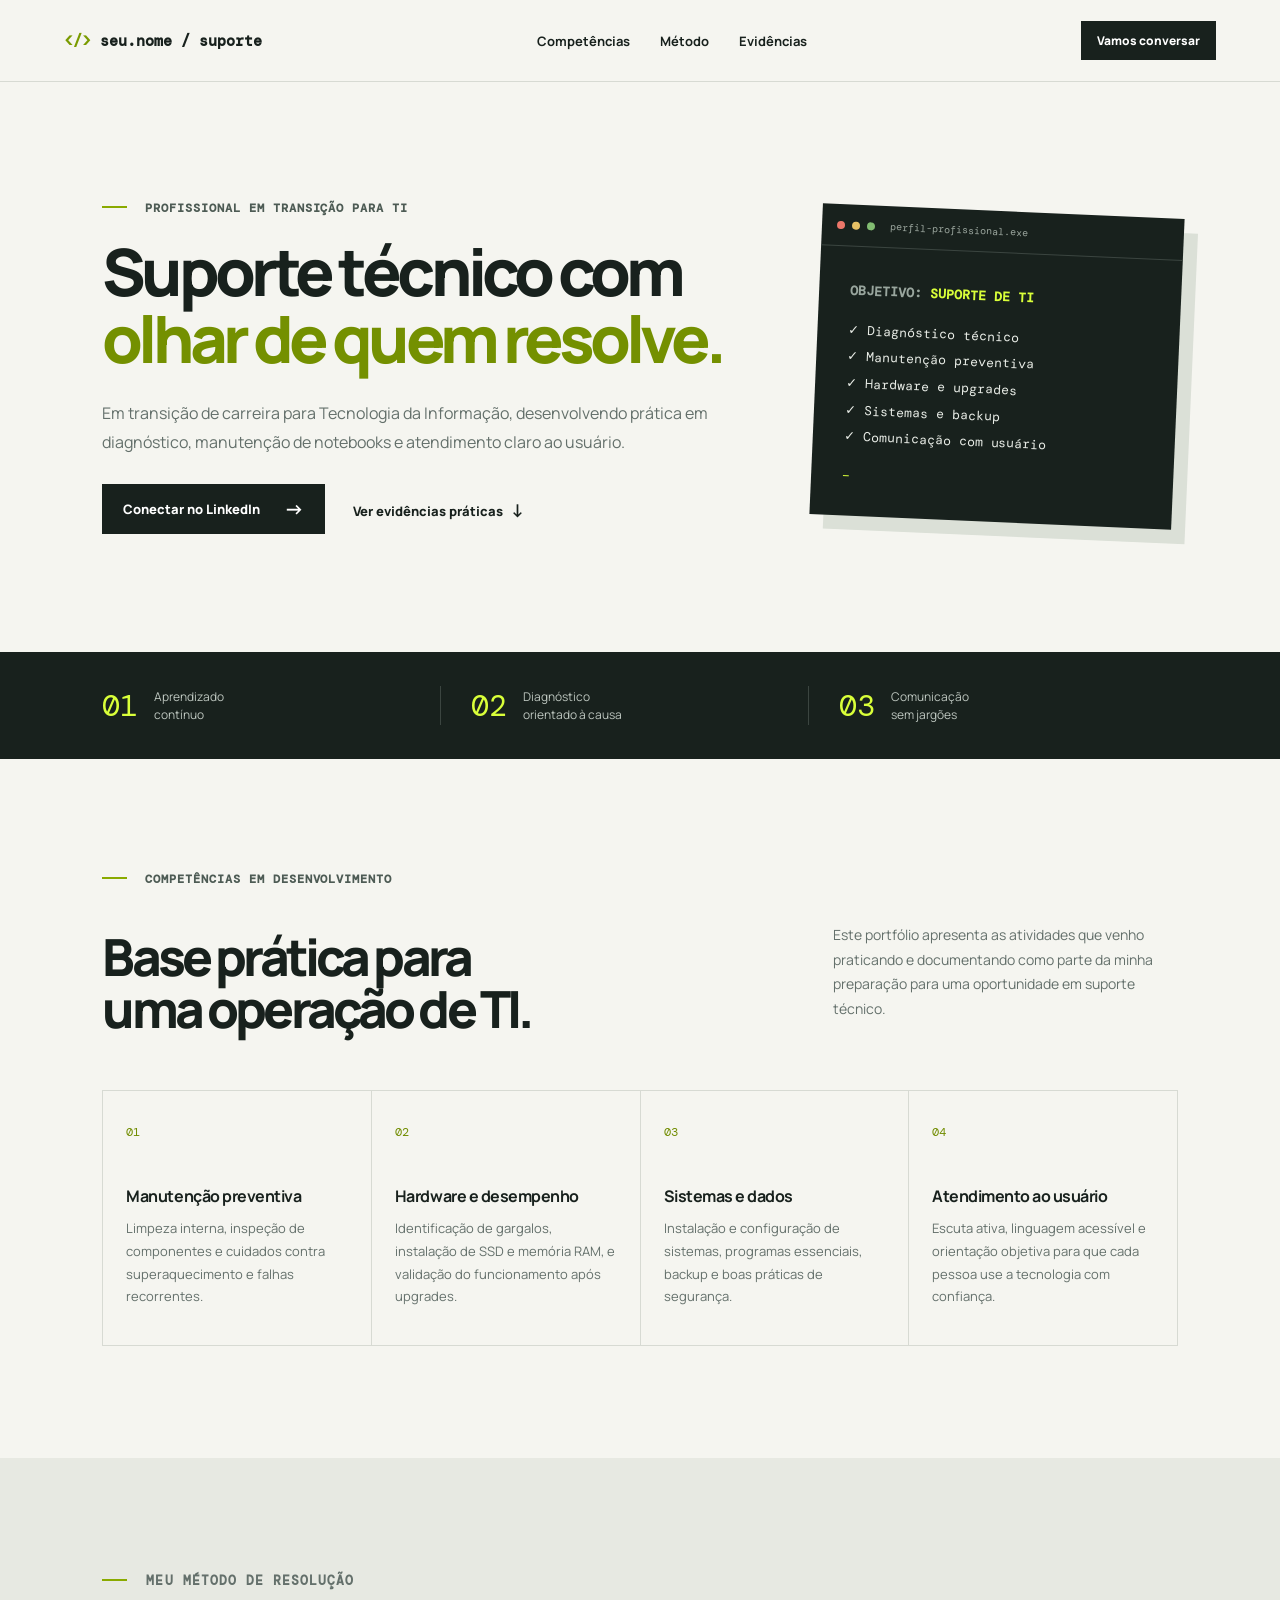
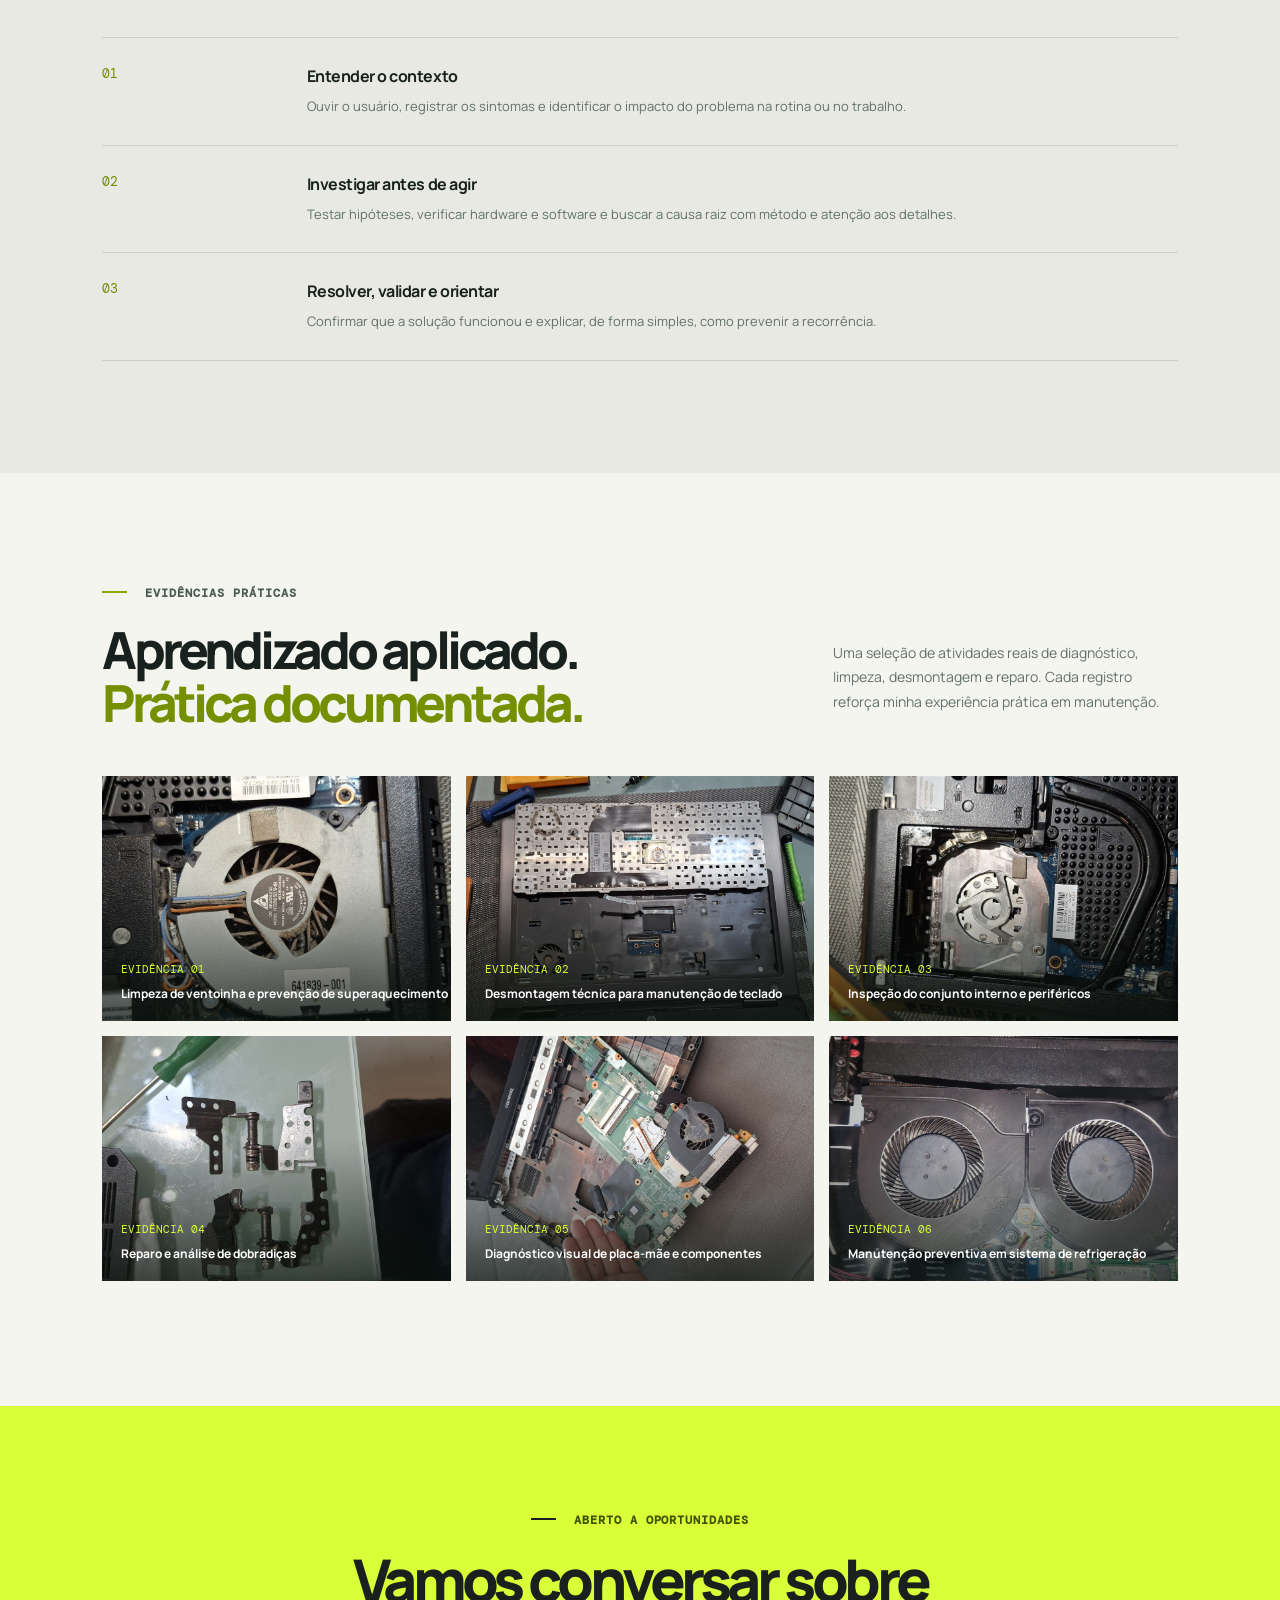
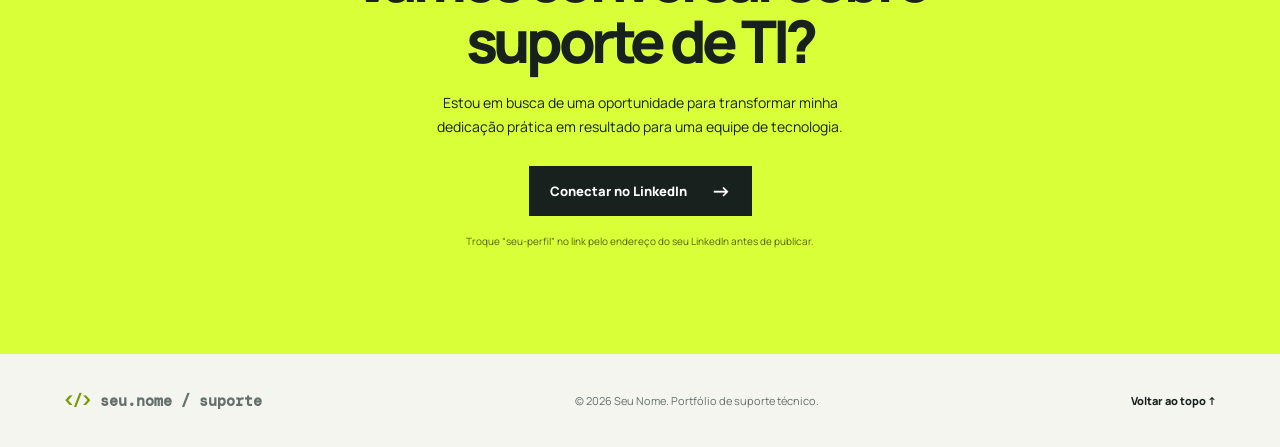
<file: index.html>
<!doctype html>
<html lang="pt-BR">
  <head>
    <meta charset="UTF-8" />
    <meta name="viewport" content="width=device-width, initial-scale=1.0" />
    <meta name="description" content="Portfólio profissional de suporte técnico: diagnóstico, manutenção de notebooks e atendimento ao usuário." />
    <title>Seu Nome | Portfólio de Suporte Técnico</title>
    <link rel="preconnect" href="https://fonts.googleapis.com" />
    <link rel="preconnect" href="https://fonts.gstatic.com" crossorigin />
    <link href="https://fonts.googleapis.com/css2?family=DM+Mono&family=Manrope:wght@400;500;600;700;800&display=swap" rel="stylesheet" />
    <link rel="stylesheet" href="style.css" />
    <link rel="stylesheet" href="gallery.css" />
  </head>
  <body>
    <header class="topbar">
      <a class="brand" href="#inicio"><span>&lt;/&gt;</span> seu.nome / suporte</a>
      <nav aria-label="Navegação principal">
        <a href="#competencias">Competências</a>
        <a href="#metodo">Método</a>
        <a href="#projetos">Evidências</a>
      </nav>
      <a class="button button-small" href="#contato">Vamos conversar</a>
    </header>

    <main>
      <section class="hero" id="inicio">
        <div class="hero-copy">
          <p class="eyebrow"><span></span> PROFISSIONAL EM TRANSIÇÃO PARA TI</p>
          <h1>Suporte técnico com<br /><em>olhar de quem resolve.</em></h1>
          <p class="lead">Em transição de carreira para Tecnologia da Informação, desenvolvendo prática em diagnóstico, manutenção de notebooks e atendimento claro ao usuário.</p>
          <div class="actions">
            <a class="button" href="#contato">Conectar no LinkedIn <b>→</b></a>
            <a class="text-link" href="#projetos">Ver evidências práticas <b>↓</b></a>
          </div>
        </div>
        <aside class="terminal-card" aria-label="Resumo de serviços">
          <div class="terminal-top"><i></i><i></i><i></i><span>perfil-profissional.exe</span></div>
          <div class="terminal-content">
            <p><b>OBJETIVO:</b> <strong>SUPORTE DE TI</strong></p>
            <p>✓ Diagnóstico técnico</p>
            <p>✓ Manutenção preventiva</p>
            <p>✓ Hardware e upgrades</p>
            <p>✓ Sistemas e backup</p>
            <p>✓ Comunicação com usuário</p>
            <div class="cursor">_</div>
          </div>
        </aside>
      </section>

      <section class="numbers" aria-label="Destaques profissionais">
        <div><strong>01</strong><span>Aprendizado<br />contínuo</span></div>
        <div><strong>02</strong><span>Diagnóstico<br />orientado à causa</span></div>
        <div><strong>03</strong><span>Comunicação<br />sem jargões</span></div>
      </section>

      <section class="section" id="competencias">
        <p class="eyebrow"><span></span> COMPETÊNCIAS EM DESENVOLVIMENTO</p>
        <div class="section-heading"><h2>Base prática para<br />uma operação de TI.</h2><p>Este portfólio apresenta as atividades que venho praticando e documentando como parte da minha preparação para uma oportunidade em suporte técnico.</p></div>
        <div class="service-grid">
          <article><span class="icon">01</span><h3>Manutenção preventiva</h3><p>Limpeza interna, inspeção de componentes e cuidados contra superaquecimento e falhas recorrentes.</p></article>
          <article><span class="icon">02</span><h3>Hardware e desempenho</h3><p>Identificação de gargalos, instalação de SSD e memória RAM, e validação do funcionamento após upgrades.</p></article>
          <article><span class="icon">03</span><h3>Sistemas e dados</h3><p>Instalação e configuração de sistemas, programas essenciais, backup e boas práticas de segurança.</p></article>
          <article><span class="icon">04</span><h3>Atendimento ao usuário</h3><p>Escuta ativa, linguagem acessível e orientação objetiva para que cada pessoa use a tecnologia com confiança.</p></article>
        </div>
      </section>

      <section class="section process" id="metodo">
        <p class="eyebrow"><span></span> MEU MÉTODO DE RESOLUÇÃO</p>
        <ol>
          <li><b>01</b><div><h3>Entender o contexto</h3><p>Ouvir o usuário, registrar os sintomas e identificar o impacto do problema na rotina ou no trabalho.</p></div></li>
          <li><b>02</b><div><h3>Investigar antes de agir</h3><p>Testar hipóteses, verificar hardware e software e buscar a causa raiz com método e atenção aos detalhes.</p></div></li>
          <li><b>03</b><div><h3>Resolver, validar e orientar</h3><p>Confirmar que a solução funcionou e explicar, de forma simples, como prevenir a recorrência.</p></div></li>
        </ol>
      </section>

      <section class="section gallery" id="projetos">
        <p class="eyebrow"><span></span> EVIDÊNCIAS PRÁTICAS</p>
        <div class="section-heading"><h2>Aprendizado aplicado.<br /><em>Prática documentada.</em></h2><p>Uma seleção de atividades reais de diagnóstico, limpeza, desmontagem e reparo. Cada registro reforça minha experiência prática em manutenção.</p></div>
        <div class="gallery-grid">
          <figure class="photo evidence evidence-one"><div><span>EVIDÊNCIA 01</span><small>Limpeza de ventoinha e prevenção de superaquecimento</small></div></figure>
          <figure class="photo evidence evidence-two"><div><span>EVIDÊNCIA 02</span><small>Desmontagem técnica para manutenção de teclado</small></div></figure>
          <figure class="photo evidence evidence-three"><div><span>EVIDÊNCIA 03</span><small>Inspeção do conjunto interno e periféricos</small></div></figure>
          <figure class="photo evidence evidence-four"><div><span>EVIDÊNCIA 04</span><small>Reparo e análise de dobradiças</small></div></figure>
          <figure class="photo evidence evidence-five"><div><span>EVIDÊNCIA 05</span><small>Diagnóstico visual de placa-mãe e componentes</small></div></figure>
          <figure class="photo evidence evidence-six"><div><span>EVIDÊNCIA 06</span><small>Manutenção preventiva em sistema de refrigeração</small></div></figure>
        </div>
      </section>

      <section class="contact" id="contato">
        <p class="eyebrow"><span></span> ABERTO A OPORTUNIDADES</p>
        <h2>Vamos conversar sobre<br />suporte de TI?</h2>
        <p>Estou em busca de uma oportunidade para transformar minha dedicação prática em resultado para uma equipe de tecnologia.</p>
        <a class="button light" href="https://www.linkedin.com/in/seu-perfil" target="_blank" rel="noreferrer">Conectar no LinkedIn <b>→</b></a>
        <small>Troque “seu-perfil” no link pelo endereço do seu LinkedIn antes de publicar.</small>
      </section>
    </main>

    <footer><a class="brand" href="#inicio"><span>&lt;/&gt;</span> seu.nome / suporte</a><p>© <span id="year"></span> Seu Nome. Portfólio de suporte técnico.</p><a href="#inicio">Voltar ao topo ↑</a></footer>
    <script src="script.js"></script>
  </body>
</html>
</file>
<file: style.css>
:root{--bg:#f5f5f0;--ink:#18211d;--muted:#64706b;--lime:#d9ff39;--line:#d7dad3;--dark:#18211d}*{box-sizing:border-box}html{scroll-behavior:smooth}body{margin:0;background:var(--bg);color:var(--ink);font-family:Manrope,Arial,sans-serif}a{color:inherit;text-decoration:none}.topbar{height:82px;display:flex;align-items:center;justify-content:space-between;padding:0 max(5vw,30px);border-bottom:1px solid var(--line)}.brand{font-family:"DM Mono",monospace;font-weight:bold;font-size:15px}.brand span{color:#7a9b00}.topbar nav{display:flex;gap:30px;font-size:13px;font-weight:700}.topbar nav a:hover,.text-link:hover{color:#607d00}.button{display:inline-flex;align-items:center;gap:24px;padding:16px 21px;background:var(--dark);color:#fff;font-size:13px;font-weight:800}.button:hover{background:#3a453f}.button b{font-size:20px;line-height:10px}.button-small{padding:11px 16px;font-size:12px}.hero{min-height:570px;display:grid;grid-template-columns:1.28fr .72fr;gap:70px;align-items:center;padding:90px max(8vw,35px)}.eyebrow{font:12px "DM Mono",monospace;letter-spacing:.08em;font-weight:bold;color:#4d5b54;margin:0 0 22px}.eyebrow span{display:inline-block;width:25px;height:2px;margin:0 10px 4px 0;background:#8aaa00}.hero h1,.section h2,.contact h2{font-size:clamp(41px,5.1vw,76px);letter-spacing:-.075em;line-height:1.03;margin:0;font-weight:800}.hero h1 em,.gallery h2 em{color:#749000;font-style:normal}.lead{max-width:610px;color:var(--muted);font-size:16px;line-height:1.8;margin:27px 0}.actions{display:flex;align-items:center;gap:28px}.text-link{font-size:13px;font-weight:800}.text-link b{font-size:18px;margin-left:5px}.terminal-card{background:var(--dark);color:#e9ede7;box-shadow:14px 14px 0 #dbe0d7;transform:rotate(2.5deg);font:13px "DM Mono",monospace}.terminal-top{height:42px;border-bottom:1px solid #3b4540;display:flex;align-items:center;gap:7px;padding:0 15px}.terminal-top i{height:8px;width:8px;border-radius:50%;background:#ec776a}.terminal-top i:nth-child(2){background:#e7c165}.terminal-top i:nth-child(3){background:#82bd72}.terminal-top span{margin-left:8px;color:#9ba69e;font-size:10px}.terminal-content{padding:31px;line-height:2.05}.terminal-content p{margin:0}.terminal-content p:first-child{margin-bottom:13px;color:#99a69e}.terminal-content strong{color:var(--lime)}.cursor{color:var(--lime);margin-top:8px;animation:blink 1s steps(1) infinite}@keyframes blink{50%{opacity:0}}.numbers{background:var(--dark);color:#fff;display:grid;grid-template-columns:repeat(3,1fr);padding:34px max(8vw,35px);gap:30px}.numbers div{display:flex;gap:16px;align-items:center;border-right:1px solid #3b4540}.numbers div:last-child{border:0}.numbers strong{font:30px "DM Mono",monospace;color:var(--lime)}.numbers span{font-size:12px;line-height:1.5;color:#bdc6bf}.section{padding:112px max(8vw,35px)}.section-heading{display:flex;justify-content:space-between;gap:40px;align-items:end}.section h2{font-size:clamp(35px,4vw,56px)}.section-heading>p{max-width:345px;color:var(--muted);font-size:14px;line-height:1.75}.service-grid{margin-top:55px;display:grid;grid-template-columns:repeat(4,1fr);border-top:1px solid var(--line);border-left:1px solid var(--line)}.service-grid article{min-height:255px;padding:28px 23px;border-right:1px solid var(--line);border-bottom:1px solid var(--line)}.icon{font:12px "DM Mono",monospace;color:#718c00}.service-grid h3,.process h3{font-size:16px;margin:44px 0 10px;letter-spacing:-.03em}.service-grid p,.process p{font-size:13px;color:var(--muted);line-height:1.75;margin:0}.process{background:#e7e9e2}.process ol{list-style:none;padding:0;margin:44px 0 0;border-top:1px solid #cbd0c7}.process li{display:grid;grid-template-columns:19% 1fr;padding:27px 0;border-bottom:1px solid #cbd0c7}.process li>b{font:13px "DM Mono",monospace;color:#718c00}.process h3{margin:0 0 8px}.gallery{padding-bottom:125px}.gallery-grid{margin-top:48px;display:grid;grid-template-columns:1.3fr .7fr;grid-template-rows:220px 220px;gap:15px}.photo{margin:0;background-color:#dce0d7;position:relative;overflow:hidden}.photo:before{content:"";position:absolute;inset:0;background:linear-gradient(125deg,#3e4b44,#89998e 46%,#26312b);opacity:.85}.photo:after{content:"";position:absolute;inset:13%;border:1px solid #d9ff3977;background:repeating-linear-gradient(90deg,transparent 0 30px,#d9ff3914 31px 32px)}.photo-one{grid-row:span 2}.photo-two:before{background:linear-gradient(145deg,#9aa79c,#29342e 45%,#607068)}.photo-three:before{background:linear-gradient(145deg,#29342e,#acb8aa 56%,#4d5c53)}.photo div{position:absolute;z-index:1;bottom:18px;left:19px;color:#fff}.photo span{display:block;font:11px "DM Mono",monospace;color:var(--lime);margin-bottom:5px}.photo small{font-size:12px;font-weight:700}.contact{text-align:center;background:var(--lime);padding:106px 20px}.contact .eyebrow{color:#425000}.contact .eyebrow span{background:#18211d}.contact h2{font-size:clamp(36px,4.6vw,64px)}.contact>p:not(.eyebrow){font-size:14px;margin:19px auto 28px;max-width:450px;line-height:1.7}.light{background:var(--dark)}.contact small{display:block;margin-top:18px;font-size:10px;color:#566504}footer{display:flex;justify-content:space-between;align-items:center;padding:28px max(5vw,30px);font-size:11px;color:var(--muted)}footer a:last-child{font-weight:800;color:var(--ink)}@media(max-width:720px){.topbar nav{display:none}.topbar{padding:0 22px}.hero{grid-template-columns:1fr;padding:65px 28px;gap:50px}.terminal-card{max-width:400px;justify-self:center}.numbers{padding:30px 28px;grid-template-columns:1fr;gap:17px}.numbers div{padding-bottom:15px;border-right:0;border-bottom:1px solid #3b4540}.section{padding:75px 28px}.section-heading{display:block}.section-heading>p{margin-top:20px}.service-grid{grid-template-columns:1fr 1fr}.service-grid article{min-height:220px}.process li{grid-template-columns:55px 1fr}.gallery-grid{grid-template-columns:1fr;grid-template-rows:190px 190px 190px}.photo-one{grid-row:auto}footer{gap:16px;flex-wrap:wrap}.button-small{display:none}}@media(max-width:430px){.service-grid{grid-template-columns:1fr}.actions{gap:15px;flex-wrap:wrap}.hero h1{font-size:42px}}
</file>
<file: gallery.css>
.gallery-grid {
  grid-template-columns: repeat(3, 1fr);
  grid-template-rows: repeat(2, 245px);
}

.evidence::before { opacity: 1; }
.evidence-one::before { background: url("images/limpeza-ventoinha.jpg") center / cover; }
.evidence-two::before { background: url("images/desmontagem-teclado.jpg") center / cover; }
.evidence-three::before { background: url("images/manutencao-interna-detalhe.jpg") center / cover; }
.evidence-four::before { background: url("images/reparo-dobradica.jpg") center / cover; }
.evidence-five::before { background: url("images/diagnostico-placa.jpg") center / cover; }
.evidence-six::before { background: url("images/limpeza-dupla-ventoinha.jpg") center / cover; }

.photo::after {
  inset: 0;
  border: 0;
  background: linear-gradient(0deg, rgba(10, 18, 13, .72), transparent 58%);
}

@media (max-width: 720px) {
  .gallery-grid { grid-template-columns: 1fr; grid-template-rows: repeat(6, 220px); }
}
</file>
